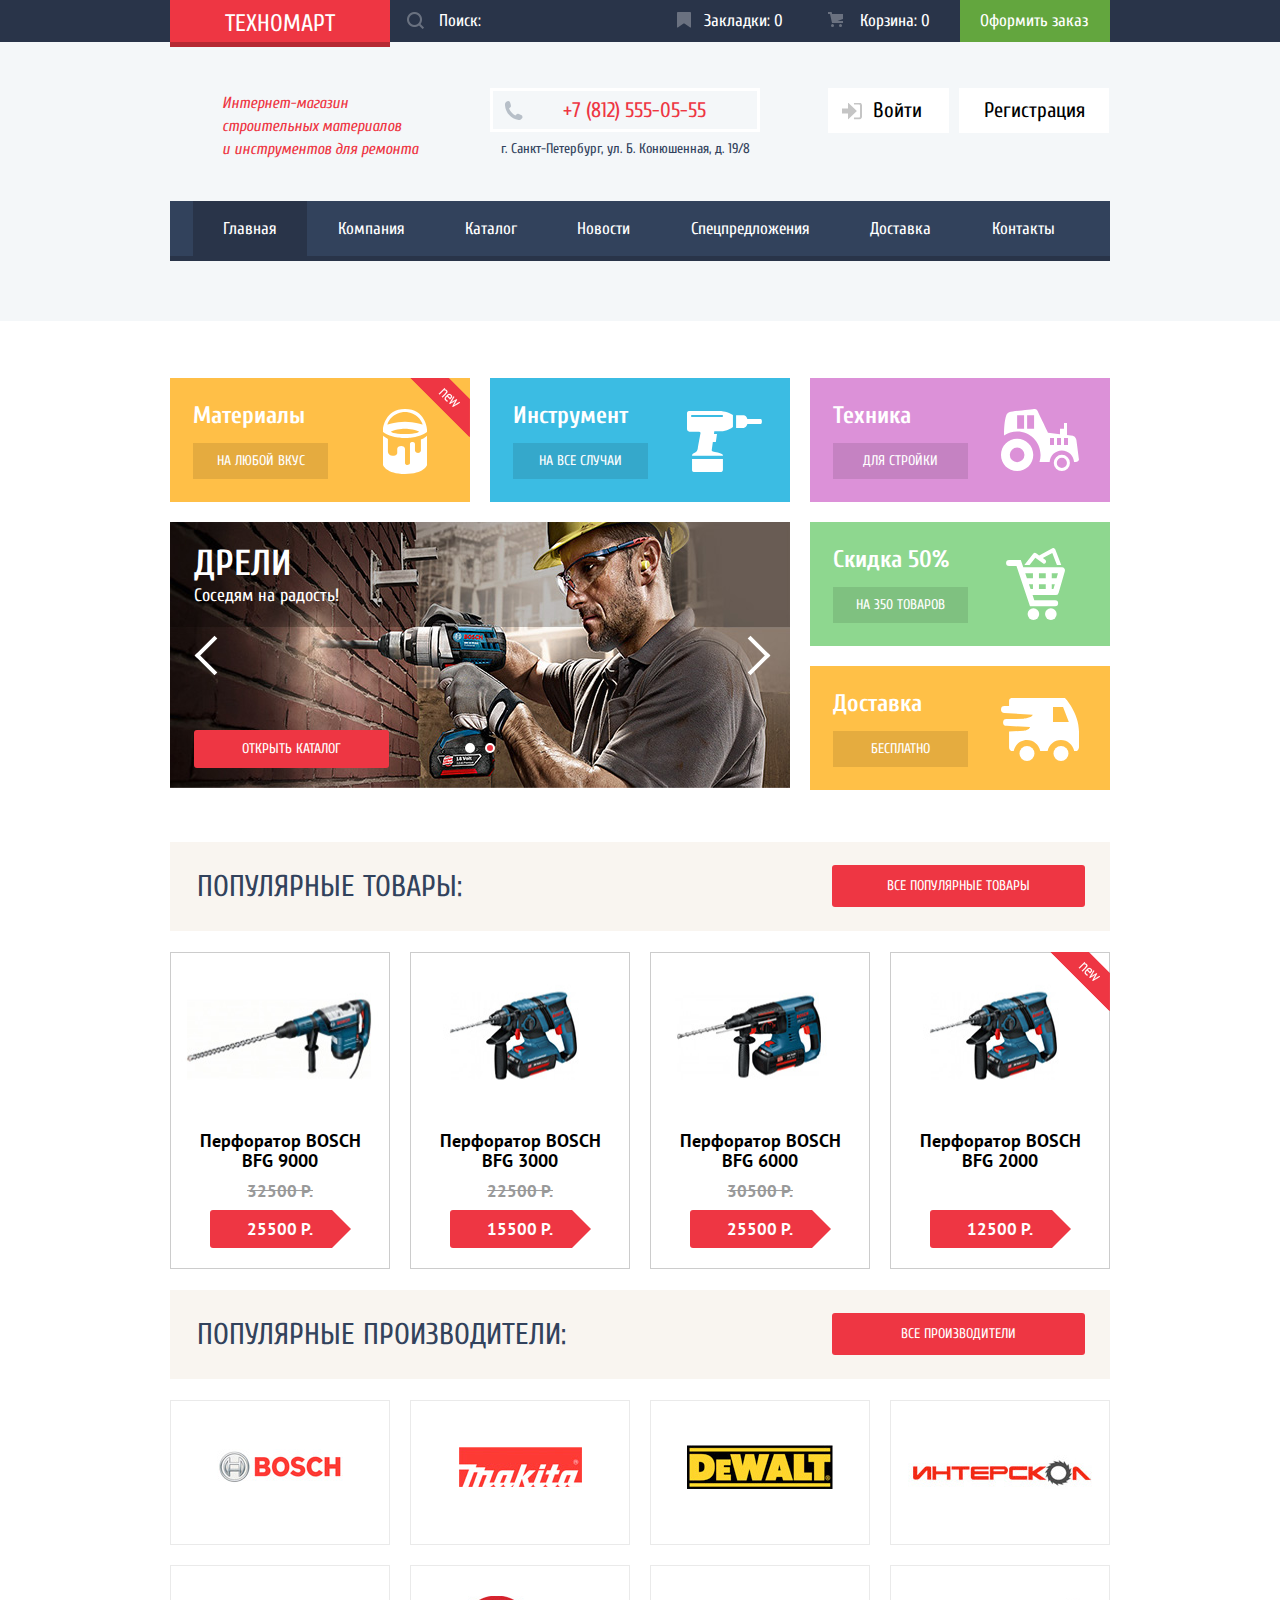
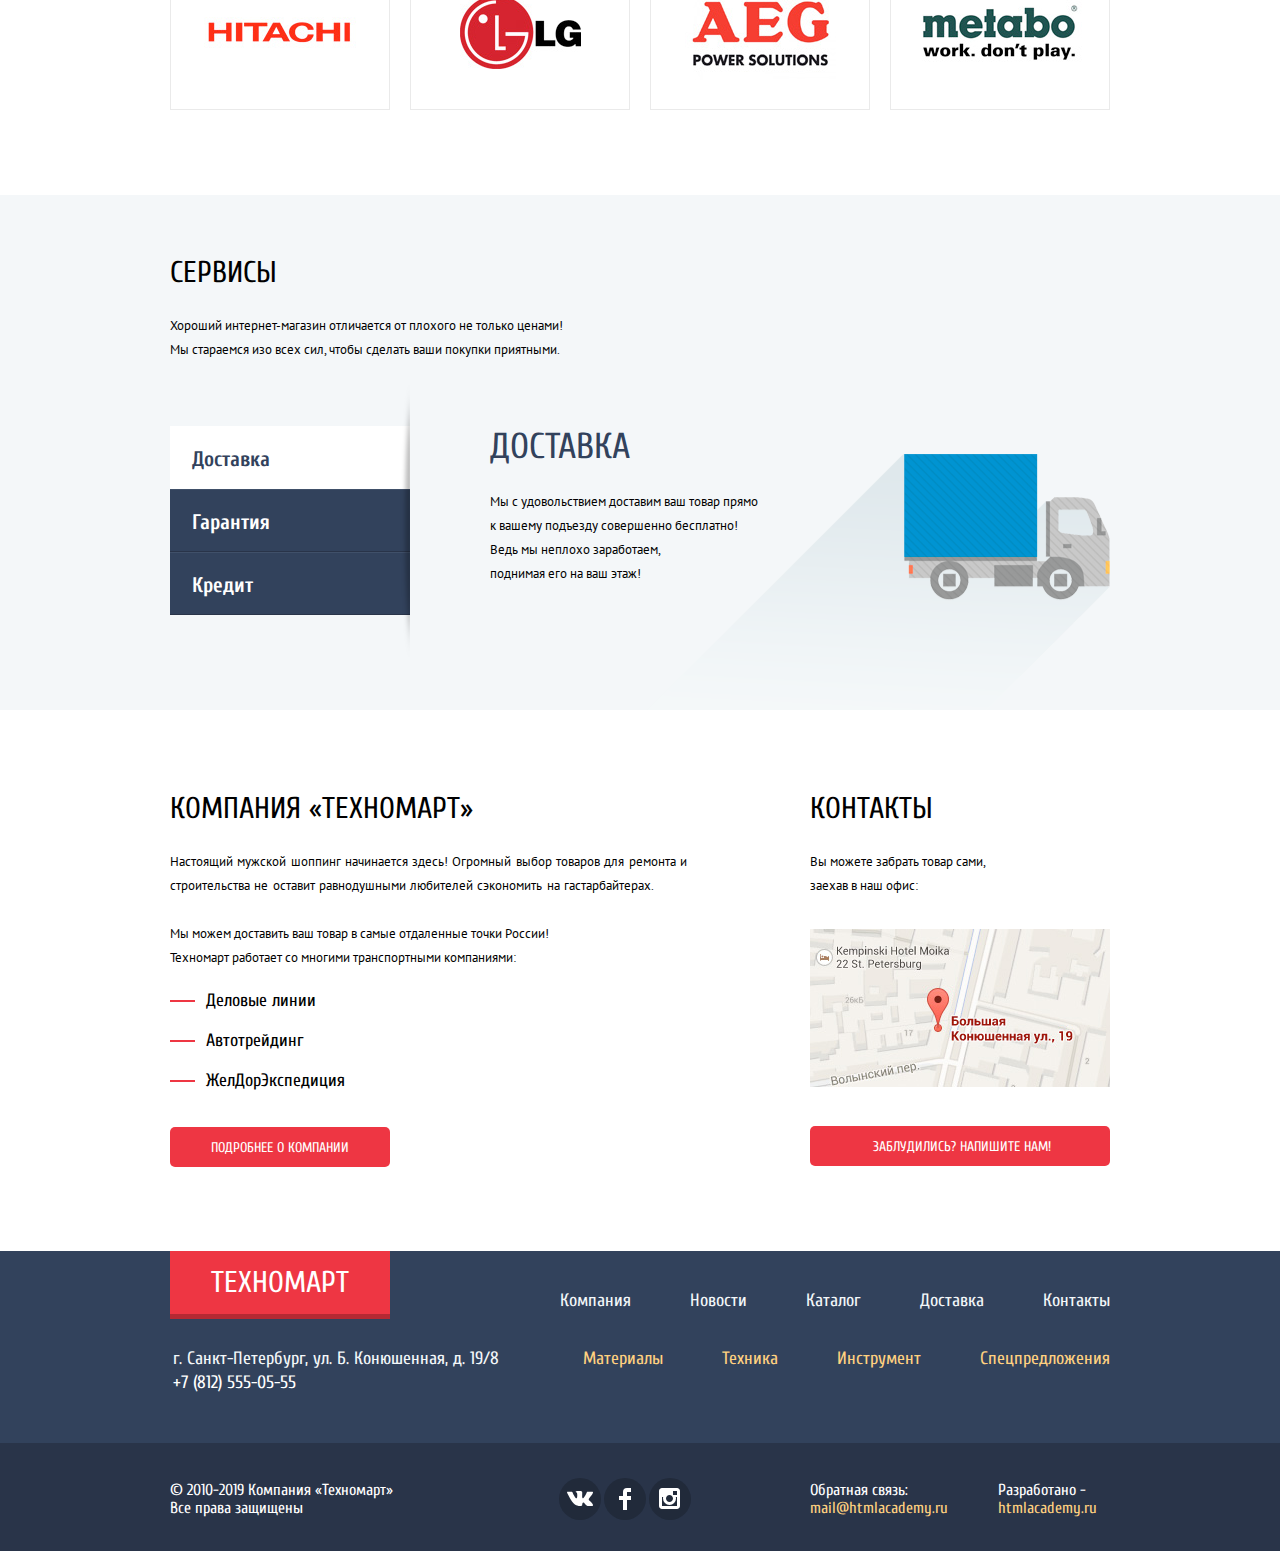
<file: index.html>
<!DOCTYPE html>
<html lang="ru">
  <head>
    <meta charset="utf-8">
    <title>HTML Academy: Техномарт</title>
    <link href="https://fonts.googleapis.com/css?family=Cuprum:400,400i,700,700i%7CPT+Sans:400,400i,700,700i&display=swap&subset=cyrillic" rel="stylesheet">
    <link href="css/normalize.css" rel="stylesheet">
    <link href="css/style.min.css" rel="stylesheet">
  </head>
  <body>
    <header class="main-header">
      <div class="header-top">
        <div class="header-top-wrapper container">
          <a class="logo-header">Техномарт</a>
          <div class="search">
            <form action="https://echo.htmlacademy.ru" method="get" name="search-form">
              <input class="search-field" type="search" id="search" name="search" placeholder="Поиск:" autocomplete="off">
              <label class="search-label" for="search"></label>
            </form>
          </div>
          <a class="bookmarks" href="#">Закладки: 0</a>
          <a class="basket" href="#">Корзина: 0</a>
          <a class="checkout" href="#">Оформить заказ</a>
        </div>
      </div>
      <div class="header-middle container">
        <h1 class="main-title">
          Интернет-магазин
          строительных материалов
          и&nbsp;инструментов для ремонта
        </h1>
        <div class="contacts-info">
          <a class="phone" href="tel:+78125550555">+7 (812) 555-05-55</a>
          <p class="address">г. Санкт-Петербург, ул. Б. Конюшенная, д. 19/8</p>
        </div>
        <div class="user-navigation">
          <div class="login-link">
            <a class="login-back" href="#">Войти</a>
            <a class="register-back" href="#">Регистрация</a>
          </div>
        </div>
      </div>
      <nav class="header-bottom container">
        <ul class="site-navigation">
          <li class="link-item"><a class="site-navigation-link current">Главная</a></li>
          <li class="link-item"><a class="site-navigation-link" href="company.html">Компания</a></li>
          <li class="link-item"><a class="site-navigation-link" href="catalog.html">Каталог</a></li>
          <li class="link-item"><a class="site-navigation-link" href="news.html">Новости</a></li>
          <li class="link-item"><a class="site-navigation-link" href="special-offer.html">Спецпредложения</a></li>
          <li class="link-item"><a class="site-navigation-link" href="delivery.html">Доставка</a></li>
          <li class="link-item"><a class="site-navigation-link" href="contacts.html">Контакты</a></li>
        </ul>
      </nav>
    </header>
    <main>
      <div class="preview container">
        <div class="offers">
          <div class="category category-materials">
          <div class="flag flag-new">новинка</div>
            <h2 class="category-name">Материалы</h2>
            <a class="category-button" href="#">На любой вкус</a>
          </div>
          <div class="category category-tool">
            <h2 class="category-name">Инструмент</h2>
            <a class="category-button" href="#">На все случаи</a>
          </div>
          <div class="category category-equipment">
            <h2 class="category-name">Техника</h2>
            <a class="category-button" href="#">Для стройки</a>
          </div>
          <article class="slider">
            <input type="radio" id="button-1" name="switch">
            <input type="radio" id="button-2" name="switch" checked>
            <div class="slider-controls">
              <label for="button-1"></label>
              <label for="button-2"></label>
            </div>
            <label class="arrow-left" for="button-1"></label>
            <label class="arrow-right" for="button-2"></label>
            <div class="slides">
              <div class="slide">
                <div class="slide-text">
                  <h2 class="slide-title">Перфораторы</h2>
                  <span class="slide-preview">Настоящие мужские игрушки</span>
                  <a class="button slide-button" href="catalog.html">Открыть каталог</a>
                </div>
              </div>
              <div class="slide">
                <div class="slide-text">
                  <h2 class="slide-title">Дрели</h2>
                  <span class="slide-preview">Соседям на радость!</span>
                  <a class="button slide-button" href="catalog.html">Открыть каталог</a>
                </div>
              </div>
            </div>
          </article>
          <div class="category-double">
            <div class="category category-sale">
              <h2 class="category-name">Скидка 50%</h2>
              <a class="category-button" href="#">На 350 товаров</a>
            </div>
            <div class="category category-delivery">
              <h2 class="category-name">Доставка</h2>
              <a class="category-button" href="#">Бесплатно</a>
            </div>
          </div>
        </div>
      </div>
      <div class="popular-products container">
        <div class="popular-goods">
          <div class="popular-back">
            <h2 class="popular-name">Популярные товары:</h2>
            <a class="button popular-button" href="#">Все популярные товары</a>
          </div>
        </div>
        <div class="main-popular-catalog">
          <div class="popular-catalog catalog-item">
            <div class="actions">
              <a href="#" class="buy">Купить</a>
              <a href="#" class="bookmark">В закладки</a>
            </div>
            <div class="image"><img width="218" height="168" src="img/catalog-item/BFG-9000.jpg" alt="Перфоратор BOSCH BFG 3000"></div>
            <div class="title">Перфоратор BOSCH BFG 9000</div>
            <div class="discount">32500 Р.</div>
            <div class="price">25500 Р.</div>
          </div>
          <div class="popular-catalog catalog-item">
            <div class="actions">
              <a href="#" class="buy">Купить</a>
              <a href="#" class="bookmark">В закладки</a>
            </div>
            <div class="image"><img width="218" height="168" src="img/catalog-item/BFG-3000.jpg" alt="Перфоратор BOSCH BFG 3000"></div>
            <div class="title">Перфоратор BOSCH BFG 3000</div>
            <div class="discount">22500 Р.</div>
            <div class="price">15500 Р.</div>
          </div>
          <div class="popular-catalog catalog-item">
            <div class="actions">
              <a href="#" class="buy">Купить</a>
              <a href="#" class="bookmark">В закладки</a>
            </div>
            <div class="image"><img width="218" height="168" src="img/catalog-item/BFG-6000.jpg" alt="Перфоратор BOSCH BFG 6000"></div>
            <div class="title">Перфоратор BOSCH BFG 6000</div>
            <div class="discount">30500 Р.</div>
            <div class="price">25500 Р.</div>
          </div>
          <div class="popular-catalog catalog-item">
            <div class="flag flag-new">новинка</div>
            <div class="actions">
              <a href="#" class="buy">Купить</a>
              <a href="#" class="bookmark">В закладки</a>
            </div>
            <div class="image"><img width="218" height="168" src="img/catalog-item/BFG-2000.jpg" alt="Перфоратор BOSCH BFG 2000"></div>
            <div class="title">Перфоратор BOSCH BFG 2000</div>
            <div class="discount"></div>
            <div class="price">12500 Р.</div>
          </div>
        </div>
      </div>
      <div class="popular-manufacturers container">
        <div class="popular-produce">
          <div class="popular-back">
            <h2 class="popular-name">Популярные производители:</h2>
            <a class="button popular-button" href="#">Все производители</a>
          </div>
        </div>
        <div class="popular-company">
          <a class="banner" href="#bosch">
            <img src="img/catalog-item/bosch.jpg" width="126" height="37" alt="Bosch">
          </a>
          <a class="banner" href="#makita">
            <img src="img/catalog-item/makita.jpg" width="123" height="40" alt="Makita">
          </a>
          <a class="banner" href="#dewalt">
            <img src="img/catalog-item/dewalt.jpg" width="146" height="44" alt="Dewalt">
          </a>
          <a class="banner" href="#interskol">
            <img src="img/catalog-item/interskol.jpg" width="200" height="88" alt="Interskol">
          </a>
          <a class="banner" href="#hitachi">
            <img src="img/catalog-item/hitachi.jpg" width="169" height="31" alt="Hitachi">
          </a>
          <a class="banner" href="#lg">
            <img src="img/catalog-item/lg.jpg" width="121" height="73" alt="LG">
          </a>
          <a class="banner" href="#aeg">
            <img src="img/catalog-item/aeg.jpg" width="151" height="96" alt="AEG">
          </a>
          <a class="banner" href="#matabo">
            <img src="img/catalog-item/metabo.jpg" width="204" height="69" alt="Metabo">
          </a>
        </div>
      </div>
      <div class="main-service">
        <div class="container">
          <section class="service">
            <h2 class="main-heading service-heading">Сервисы</h2>
            <div class="service-annotation">
              <p class="main-paragraph">Хороший интернет-магазин отличается от плохого не только ценами!</p>
              <p class="main-paragraph">Мы стараемся изо всех сил, чтобы сделать ваши покупки приятными.</p>
            </div>
            <div class="service-block">
              <input class="visually-hidden" type="radio" id="btn-1" name="service-switch" checked>
              <input class="visually-hidden" type="radio" id="btn-2" name="service-switch">
              <input class="visually-hidden" type="radio" id="btn-3" name="service-switch">
              <div class="service-switch">
                <label class="switch-button" for="btn-1">Доставка</label>
                <label class="switch-button" for="btn-2">Гарантия</label>
                <label class="switch-button" for="btn-3">Кредит</label>
              </div>
              <div class="service-block-content">
                <div class="service-touch-button deliver">
                  <span>Доставка</span>
                  <p class="main-paragraph">Мы с удовольствием доставим ваш товар прямо<br>
                     к вашему подъезду совершенно бесплатно!</p>
                  <p class="main-paragraph">Ведь мы неплохо заработаем,<br>
                     поднимая его на ваш этаж!</p>
                </div>
                <div class="service-touch-button warranty">
                  <span>Гарантия</span>
                  <p class="main-paragraph">Если купленный товар поломается или заискрит,<br>
                    а также в случае пожара, спровоцированного его возгаранием, вы всегда
                    можете быть уверены в нашей гарантии. Мы обменяем сгоревший товар на новый.</p>
                  <p class="main-paragraph">Дом уж восстановите как нибудь сами.</p>
                </div>
                <div class="service-touch-button credit">
                  <span>Кредит</span>
                  <p class="main-paragraph">Залезть в долговую яму стало проще!</p>
                  <p class="main-paragraph">Кредитные консультанты придут к вам на помощь.</p>
                  <a class="button credit-button" href="#">Отправить заявку</a>
                </div>
              </div>
            </div>
          </section>
        </div>
      </div>
      <div class="main-about container">
        <section class="main-company">
          <h2 class="main-heading">Компания «Техномарт»</h2>
          <div class="content-about">
            <p class="main-paragraph content-paragraph">Настоящий мужской шоппинг начинается здесь! Огромный выбор товаров для ремонта и
               строительства не оставит равнодушными любителей сэкономить на гастарбайтерах.</p>
          </div>
          <div class="content-about">
            <div class="about-paragraph">
              <p class="main-paragraph">Мы можем доставить ваш товар в самые отдаленные точки России!</p>
              <p class="main-paragraph">Техномарт работает со многими транспортными компаниями:</p>
            </div>
            <ul class="list-info">
              <li class="info-title">Деловые линии</li>
              <li class="info-title">Автотрейдинг</li>
              <li class="info-title">ЖелДорЭкспедиция</li>
            </ul>
          </div>
          <a class="button company-button" href="company.html">Подробнее о компании</a>
        </section>
        <section class="main-contacts">
          <h2 class="main-heading">Контакты</h2>
          <div class="content-about">
            <p class="main-paragraph contacts-paragraph">Вы можете забрать товар сами, заехав в наш офис:</p>
          </div>
          <div class="content-about content-map">
            <a class="map-info" href="#">
              <img src="img/catalog-item/map-index.jpg" width="300" height="158" alt="Карта">
            </a>
          </div>
          <a class="button write-us-button" href="write-us.html">Заблудились? Напишите нам!</a>
        </section>
      </div>
    </main>
    <footer class="main-footer">
      <div class="footer-top container">
        <div class="logo-address">
          <a class="logo-footer" href="index.html">Техномарт</a>
          <div class="address-footer">
            <p>
              г. Санкт-Петербург, ул. Б. Конюшенная, д. 19/8
              <a class="footer-phone" href="tel:+78125550555">+7 (812) 555-05-55</a>
            </p>
          </div>
        </div>
        <div class="footer-navigation-item">
          <ul class="footer-navigation">
            <li class="link-footer"><a href="company.html">Компания</a></li>
            <li class="link-footer"><a href="news.html">Новости</a></li>
            <li class="link-footer"><a href="catalog.html">Каталог</a></li>
            <li class="link-footer"><a href="delivery.html">Доставка</a></li>
            <li class="link-footer"><a href="contacts.html">Контакты</a></li>
          </ul>
          <ul class="footer-item">
            <li class="link-footer"><a href="materials.html">Материалы</a></li>
            <li class="link-footer"><a href="equipment.html">Техника</a></li>
            <li class="link-footer"><a href="tool.html">Инструмент</a></li>
            <li class="link-footer"><a href="special-offer.html">Спецпредложения</a></li>
          </ul>
        </div>
      </div>
      <div class="footer-bottom">
        <div class="footer-bottom-wrapper container">
          <div class="footer-copyright">
            <p class="copyright-top">© 2010-2019 Компания «Техномарт»</p>
            <p class="copyright-bottom">Все права защищены</p>
          </div>
          <div class="footer-social">
            <ul class="social-container">
              <li><a class="social-button social-vk" href="#"><span class="visually-hidden">Вконтакте</span></a></li>
              <li><a class="social-button social-fb" href="#"><span class="visually-hidden">Фейсбук</span></a></li>
              <li><a class="social-button social-insta" href="#"><span class="visually-hidden">Инстаграм</span></a></li>
            </ul>
          </div>
          <div class="feedback">
            <p class="copyright-top">Обратная связь:</p>
            <a class="copyright-bottom" href="mailto:mail@htmlacademy.ru">mail@htmlacademy.ru</a>
          </div>
          <div class="produced">
            <p class="copyright-top"> Разработано -</p>
            <a class="copyright-bottom" href="https://htmlacademy.ru/intensive/htmlcss">htmlacademy.ru</a>
          </div>
        </div>
      </div>
    </footer>

    <section class="modal modal-write-us">
      <h2 class="visually-hidden">Напишите нам</h2>
      <button class="modal-close-write" type="button"></button>
      <form class="write-us-form" action="https://echo.htmlacademy.ru" method="post">
        <div class="answer-form">
          <div class="write-to-us">
            <label class="write-us" for="write-us-user-name">Ваше имя:</label>
            <input class="write-us-name" type="text" name="user-name" id="write-us-user-name" placeholder="Имя Фамилия">
          </div>
          <div class="write-to-us">
            <label class="write-us" for="write-us-user-email">Ваш email:</label>
            <input class="write-us-email" type="email" name="user-email" id="write-us-user-email" placeholder="email@example.com">
          </div>
          <div class="write-to-us">
            <label class="write-us" for="write-us-user-text">Текст письма:</label>
            <textarea class="write-us-text" name="user-text" id="write-us-user-text" rows="6" cols="65" placeholder="В свободной форме"></textarea>
          </div>
        </div>
        <div class="form-button">
          <button class="button modal-send" type="submit">Отправить</button>
        </div>
      </form>

    </section>
    <section class="modal modal-map">
      <h2 class="visually-hidden">Как до нас добраться</h2>
      <iframe src="https://www.google.com/maps/embed?pb=!1m18!1m12!1m3!1d1998.6033151375948!2d30.322729246910743!3d59.938724315376355!2m3!1f0!2f0!3f0!3m2!1i1024!2i768!4f13.1!3m3!1m2!1s0x4696310fca5ba729%3A0xea9c53d4493c879f!2z0JHQvtC70YzRiNCw0Y8g0JrQvtC90Y7RiNC10L3QvdCw0Y8g0YPQuy4sIDE5LCDQodCw0L3QutGCLdCf0LXRgtC10YDQsdGD0YDQsywgMTkxMTg2!5e0!3m2!1sru!2sru!4v1562100159931!5m2!1sru!2sru" width="940" height="446" style="border:0" allowfullscreen></iframe>
      <button class="modal-close-map" type="button"></button>
    </section>

    <section class="modal modal-added-to-cart">
      <div class="modal-added">
        <span class="icon-added"></span>
        <span class="added-to-cart">
          Товар добавлен в корзину!
        </span>
        <button class="modal-close-buy" type="button"></button>
      </div>
      <div class="modal-checkout">
        <div class="block-checkout">
          <a class="button-checkout" href="#">Оформить заказ</a>
          <button class="modal-continue" type="button">Продолжить покупки</button>
        </div>
      </div>
    </section>

    <script src="js/script.min.js"></script>
  </body>
</html>
</file>
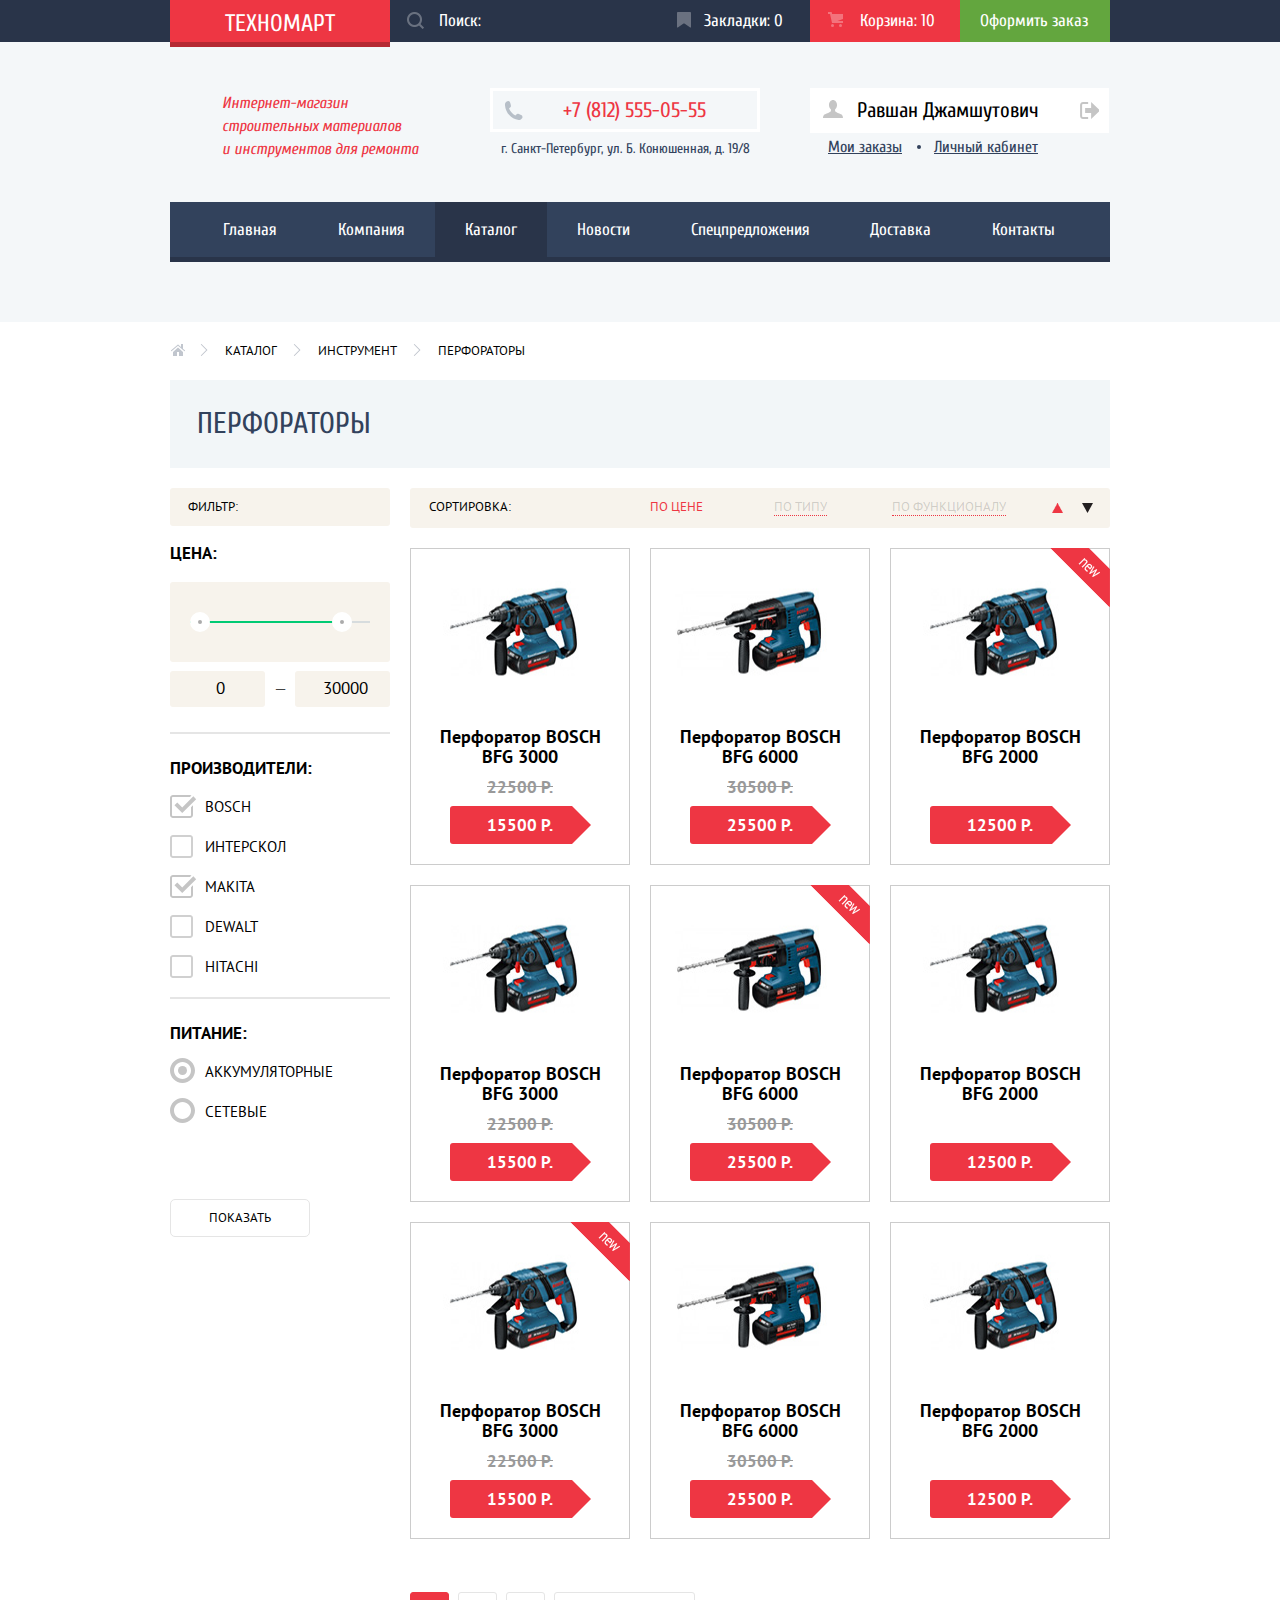
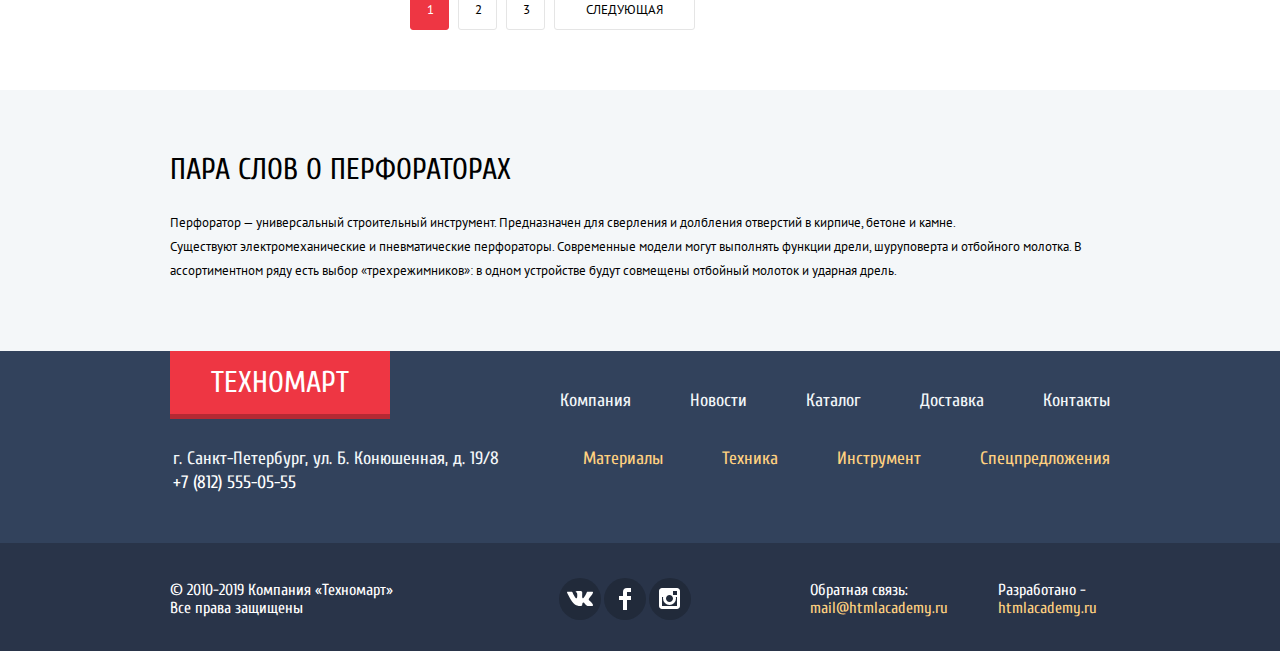
<file: catalog.html>
<!DOCTYPE html>
<html lang="ru">
  <head>
    <meta charset="utf-8">
    <title>HTML Academy: Техномарт</title>
    <link href="https://fonts.googleapis.com/css?family=Cuprum:400,400i,700,700i%7CPT+Sans:400,400i,700,700i&display=swap&subset=cyrillic" rel="stylesheet">
    <link href="css/normalize.css" rel="stylesheet">
    <link href="css/style.min.css" rel="stylesheet">
  </head>
  <body>
    <header class="main-header">
      <div class="header-top">
        <div class="header-top-wrapper container">
          <a class="logo-header" href="index.html">Техномарт</a>
          <div class="search">
            <form action="https://echo.htmlacademy.ru" method="get" name="search-form">
              <input class="search-field" type="search" id="search" name="search" placeholder="Поиск:" autocomplete="off">
              <label class="search-label" for="search"></label>
            </form>
          </div>
          <a class="bookmarks" href="#">Закладки: 0</a>
          <a class="basket-full" href="#">Корзина: 10</a>
          <a class="checkout" href="#">Оформить заказ</a>
        </div>
      </div>
      <div class="header-middle container">
        <h1 class="main-title">
          Интернет-магазин
          строительных материалов
          и&nbsp;инструментов для ремонта
        </h1>
        <div class="contacts-info">
          <a class="phone" href="tel:+78125550555">+7 (812) 555-05-55</a>
          <p class="address">г. Санкт-Петербург, ул. Б. Конюшенная, д. 19/8</p>
        </div>
        <ul class="user-navigation">
          <li class="user-loged">
            <a class="loged" href="#">Равшан Джамшутович</a>
            <a class="log-out" href="#"></a>
          </li>
          <li class="info-client">
            <a class="my-orders" href="#">Мои заказы</a>
            <a class="cabinet" href="#">Личный кабинет</a>
          </li>
        </ul>
      </div>
      <nav class="header-bottom container">
        <ul class="site-navigation">
          <li class="link-item"><a class="site-navigation-link" href="index.html">Главная</a></li>
          <li class="link-item"><a class="site-navigation-link" href="company.html">Компания</a></li>
          <li class="link-item"><a class="site-navigation-link current">Каталог</a></li>
          <li class="link-item"><a class="site-navigation-link" href="news.html">Новости</a></li>
          <li class="link-item"><a class="site-navigation-link" href="special-offer.html">Спецпредложения</a></li>
          <li class="link-item"><a class="site-navigation-link" href="delivery.html">Доставка</a></li>
          <li class="link-item"><a class="site-navigation-link" href="contacts.html">Контакты</a></li>
        </ul>
      </nav>
    </header>

    <main class="inner-page">
      <div class="container">
        <ul class="breadcrumbs">
          <li class="breadcrumbs-item breadcrumbs-index"><a class="main-breadcrumbs" href="index.html"><span class="visually-hidden">Главная</span></a></li>
          <li class="breadcrumbs-item breadcrumbs-catalog"><a class="main-breadcrumbs " href="catalog.html">Каталог</a></li>
          <li class="breadcrumbs-item breadcrumbs-tool"><a class="main-breadcrumbs" href="#">Инструмент</a></li>
          <li class="breadcrumbs-item breadcrumbs-perforators"><a class="main-breadcrumbs">Перфораторы</a></li>
        </ul>
        <h2 class="catalog-heading">Перфораторы</h2>
        <div class="catalog-columns">
          <section class="filter-search">
            <h2 class="visually-hidden">Фильтр товаров</h2>
            <form class="filter" action="https://echo.htmlacademy.ru" method="get">
              <div class="filters">
                <span>Фильтр:</span>
              </div>
              <div class="price-to">
                <h3 class="price-name">Цена:</h3>
                <div class="band-controls">
                  <div class="scale">
                    <div class="bar"></div>
                  </div>
                  <div class="switch min-switch"></div>
                  <div class="switch max-switch"></div>
                </div>
              </div>
              <div class="price-controls">
                <input class="price-min" name="price-min" type="text" value="0">
                <span class="dotted-line">—</span>
                <input class="price-max" name="price-max" type="text" value="30000">
              </div>
              <hr class="divider">
              <div class="manufacturers">
                <fieldset>
                  <legend>Производители:</legend>
                  <ul>
                    <li class="filter-option">
                      <input class="visually-hidden filter-input filter-input-checkbox" type="checkbox" name="bosch" id="filter-bosch" checked>
                      <label for="filter-bosch">Bosch</label>
                    </li>
                    <li class="filter-option">
                      <input class="visually-hidden filter-input filter-input-checkbox" type="checkbox" name="interskol" id="filter-interskol">
                      <label for="filter-interskol">Интерскол</label>
                    </li>
                    <li class="filter-option">
                      <input class="visually-hidden filter-input filter-input-checkbox" type="checkbox" name="makita" id="filter-makita" checked>
                      <label for="filter-makita">Makita</label>
                    </li>
                    <li class="filter-option">
                      <input class="visually-hidden filter-input filter-input-checkbox" type="checkbox" name="dewalt" id="filter-dewalt">
                      <label for="filter-dewalt">Dewalt</label>
                    </li>
                    <li class="filter-option">
                      <input class="visually-hidden filter-input filter-input-checkbox" type="checkbox" name="hitachi" id="filter-hitachi">
                      <label for="filter-hitachi">Hitachi</label>
                    </li>
                  </ul>
                </fieldset>
              </div>
              <hr class="divider">
              <div class="nutrition">
                <fieldset>
                  <legend>Питание:</legend>
                  <ul>
                    <li class="filter-option">
                      <input class="visually-hidden filter-input filter-input-radio" type="radio" name="product-group" value="recharge" id="filter-rechargeable" checked>
                      <label for="filter-rechargeable">Аккумуляторные</label>
                    </li>
                    <li class="filter-option">
                      <input class="visually-hidden filter-input filter-input-radio" type="radio" name="product-group" value="network" id="filter-networked">
                      <label for="filter-networked">Сетевые</label>
                    </li>
                  </ul>
                </fieldset>
              </div>
              <button class="filter-button button" type="submit">Показать</button>
            </form>
          </section>
          <section class="catalog">
            <div class="sorting">
              <span class="sort-title">Сортировка:</span>
              <ul class="sort-list">
                <li class="to-price">
                  <a class="sort-link check">По цене</a>
                </li>
                <li class="to-type">
                  <a class="sort-link" href="#">По типу</a>
                </li>
                <li class="to-function">
                  <a class="sort-link" href="#">По функционалу</a>
                </li>
                <li class="to-up">
                  <a class="sort-up check" href="#"></a>
                </li>
                <li class="to-down">
                  <a class="sort-down" href="#"></a>
                </li>
              </ul>
            </div>
            <div class="catalog-items">
              <div class="catalog-item">
                <div class="actions">
                  <a href="#" class="buy">Купить</a>
                  <a href="#" class="bookmark">В закладки</a>
                </div>
                <div class="image"><img width="218" height="168" src="img/catalog-item/BFG-3000.jpg" alt="Перфоратор BOSCH BFG 3000"></div>
                <div class="title">Перфоратор BOSCH BFG 3000</div>
                <div class="discount">22500 Р.</div>
                <div class="price">15500 Р.</div>
              </div>
              <div class="catalog-item">
                <div class="actions">
                  <a href="#" class="buy">Купить</a>
                  <a href="#" class="bookmark">В закладки</a>
                </div>
                <div class="image"><img width="218" height="168" src="img/catalog-item/BFG-6000.jpg" alt="Перфоратор BOSCH BFG 6000"></div>
                <div class="title">Перфоратор BOSCH BFG 6000</div>
                <div class="discount">30500 Р.</div>
                <div class="price">25500 Р.</div>
              </div>
              <div class="catalog-item">
                <div class="flag flag-new">новинка</div>
                <div class="actions">
                  <a href="#" class="buy">Купить</a>
                  <a href="#" class="bookmark">В закладки</a>
                </div>
                <div class="image"><img width="218" height="168" src="img/catalog-item/BFG-2000.jpg" alt="Перфоратор BOSCH BFG 2000"></div>
                <div class="title">Перфоратор BOSCH BFG 2000</div>
                <div class="discount"></div>
                <div class="price">12500 Р.</div>
              </div>
              <div class="catalog-item">
                <div class="actions">
                  <a href="#" class="buy">Купить</a>
                  <a href="#" class="bookmark">В закладки</a>
                </div>
                <div class="image"><img width="218" height="168" src="img/catalog-item/BFG-3000.jpg" alt="Перфоратор BOSCH BFG 3000"></div>
                <div class="title">Перфоратор BOSCH BFG 3000</div>
                <div class="discount">22500 Р.</div>
                <div class="price">15500 Р.</div>
              </div>
              <div class="catalog-item">
                <div class="flag flag-new">новинка</div>
                <div class="actions">
                  <a href="#" class="buy">Купить</a>
                  <a href="#" class="bookmark">В закладки</a>
                </div>
                <div class="image"><img width="218" height="168" src="img/catalog-item/BFG-6000.jpg" alt="Перфоратор BOSCH BFG 6000"></div>
                <div class="title">Перфоратор BOSCH BFG 6000</div>
                <div class="discount">30500 Р.</div>
                <div class="price">25500 Р.</div>
              </div>
              <div class="catalog-item">
                <div class="actions">
                  <a href="#" class="buy">Купить</a>
                  <a href="#" class="bookmark">В закладки</a>
                </div>
                <div class="image"><img width="218" height="168" src="img/catalog-item/BFG-2000.jpg" alt="Перфоратор BOSCH BFG 2000"></div>
                <div class="title">Перфоратор BOSCH BFG 2000</div>
                <div class="discount"></div>
                <div class="price">12500 Р.</div>
              </div>
              <div class="catalog-item">
                <div class="flag flag-new">новинка</div>
                <div class="actions">
                  <a href="#" class="buy">Купить</a>
                  <a href="#" class="bookmark">В закладки</a>
                </div>
                <div class="image"><img width="218" height="168" src="img/catalog-item/BFG-3000.jpg" alt="Перфоратор BOSCH BFG 3000"></div>
                <div class="title">Перфоратор BOSCH BFG 3000</div>
                <div class="discount">22500 Р.</div>
                <div class="price">15500 Р.</div>
              </div>
              <div class="catalog-item">
                <div class="actions">
                  <a href="#" class="buy">Купить</a>
                  <a href="#" class="bookmark">В закладки</a>
                </div>
                <div class="image"><img width="218" height="168" src="img/catalog-item/BFG-6000.jpg" alt="Перфоратор BOSCH BFG 6000"></div>
                <div class="title">Перфоратор BOSCH BFG 6000</div>
                <div class="discount">30500 Р.</div>
                <div class="price">25500 Р.</div>
              </div>
              <div class="catalog-item">
                <div class="actions">
                  <a href="#" class="buy">Купить</a>
                  <a href="#" class="bookmark">В закладки</a>
                </div>
                <div class="image"><img width="218" height="168" src="img/catalog-item/BFG-2000.jpg" alt="Перфоратор BOSCH BFG 2000"></div>
                <div class="title">Перфоратор BOSCH BFG 2000</div>
                <div class="discount"></div>
                <div class="price">12500 Р.</div>
              </div>
            </div>
            <div class="page">
              <a class="previous active-page">1</a>
              <a class="previous" href="#">2</a>
              <a class="previous" href="#">3</a>
              <a class="following" href="#">Следующая</a>
            </div>
          </section>
        </div>
      </div>
      <article class="about">
        <div class="container">
          <div class="about-product">
            <h2 class="main-heading">Пара слов о перфораторах</h2>
            <p class="main-paragraph">
              Перфоратор — универсальный строительный инструмент.
              Предназначен для сверления и долбления отверстий в кирпиче, бетоне и камне.
            </p>
            <p class="main-paragraph">Существуют электромеханические и пневматические перфораторы.
               Современные модели могут выполнять функции дрели, шуруповерта и отбойного молотка.
               В ассортиментном ряду есть выбор «трехрежимников»: в одном устройстве будут совмещены отбойный молоток и ударная дрель.
            </p>
          </div>
        </div>
      </article>
    </main>
    <footer class="main-footer">
      <div class="footer-top container">
        <div class="logo-address">
          <a class="logo-footer" href="index.html">Техномарт</a>
          <div class="address-footer">
            <p>
              г. Санкт-Петербург, ул. Б. Конюшенная, д. 19/8
              <a class="footer-phone" href="tel:+78125550555">+7 (812) 555-05-55</a>
            </p>
          </div>
        </div>
        <div class="footer-navigation-item">
          <ul class="footer-navigation">
            <li class="link-footer"><a href="company.html">Компания</a></li>
            <li class="link-footer"><a href="news.html">Новости</a></li>
            <li class="link-footer"><a href="catalog.html">Каталог</a></li>
            <li class="link-footer"><a href="delivery.html">Доставка</a></li>
            <li class="link-footer"><a href="contacts.html">Контакты</a></li>
          </ul>
          <ul class="footer-item">
            <li class="link-footer"><a href="materials.html">Материалы</a></li>
            <li class="link-footer"><a href="equipment.html">Техника</a></li>
            <li class="link-footer"><a href="tool.html">Инструмент</a></li>
            <li class="link-footer"><a href="special-offer.html">Спецпредложения</a></li>
          </ul>
        </div>
      </div>
      <div class="footer-bottom">
        <div class="footer-bottom-wrapper container">
          <div class="footer-copyright">
            <p class="copyright-top">© 2010-2019 Компания «Техномарт»</p>
            <p class="copyright-bottom">Все права защищены</p>
          </div>
          <div class="footer-social">
            <ul class="social-container">
              <li><a class="social-button social-vk" href="#"><span class="visually-hidden">Вконтакте</span></a></li>
              <li><a class="social-button social-fb" href="#"><span class="visually-hidden">Фейсбук</span></a></li>
              <li><a class="social-button social-insta" href="#"><span class="visually-hidden">Инстаграм</span></a></li>
            </ul>
          </div>
          <div class="feedback">
            <p class="copyright-top">Обратная связь:</p>
            <a class="copyright-bottom" href="mailto:mail@htmlacademy.ru">mail@htmlacademy.ru</a>
          </div>
          <div class="produced">
            <p class="copyright-top"> Разработано -</p>
            <a class="copyright-bottom" href="https://htmlacademy.ru/intensive/htmlcss">htmlacademy.ru</a>
          </div>
        </div>
      </div>
    </footer>

    <section class="modal modal-added-to-cart">
      <div class="modal-added">
        <span class="icon-added"></span>
        <span class="added-to-cart">
          Товар добавлен в корзину!
        </span>
        <button class="modal-close-buy" type="button"></button>
      </div>
      <div class="modal-checkout">
        <div class="block-checkout">
          <a class="button-checkout" href="#">Оформить заказ</a>
          <button class="modal-continue" type="button">Продолжить покупки</button>
        </div>
      </div>
    </section>

    <script src="js/script.min.js"></script>
  </body>
</html>
</file>
<file: css/style.min.css>
body{margin:0;padding:0;color:#000;font-size:18px;line-height:24px;font-family:Cuprum,Arial,sans-serif}.container{width:960px;padding:0 10px;margin:0 auto;-webkit-box-sizing:border-box;box-sizing:border-box}.visually-hidden:not(:focus):not(:active),input[type=checkbox].visually-hidden,input[type=radio].visually-hidden{position:absolute;width:1px;height:1px;margin:-1px;border:0;padding:0;white-space:nowrap;-webkit-clip-path:inset(100%);clip-path:inset(100%);clip:rect(0 0 0 0);overflow:hidden}.main-header{background-color:#f4f7f9}.header-top{color:#fff;background-color:#293449}.header-top-wrapper{display:-webkit-box;display:-ms-flexbox;display:flex}.logo-header{position:relative;width:165px;padding:12px 0 6px 55px;font-size:24px;line-height:24px;color:#fff;text-transform:uppercase;text-decoration:none;text-align:left;background-color:#ee3643;cursor:pointer;-webkit-user-select:none;-moz-user-select:none;-ms-user-select:none;user-select:none}.logo-header::after{position:absolute;content:"";top:100%;left:0;width:100%;height:5px;background-color:#ee3643;-webkit-box-shadow:inset 0 -5px 0 0 rgba(0,0,0,.24);box-shadow:inset 0 -5px 0 0 rgba(0,0,0,.24)}.logo-header:hover{color:#fff;background-color:#ca2c37}.logo-header:active{color:#fff;background-color:#ba2732}.search{position:relative;display:block;width:270px}.search-field{width:100%;padding:12px 0 12px 49px;font-size:17px;line-height:18px;font-weight:400;font-style:normal;font-family:Cuprum,Arial,sans-serif;color:#fff;background-color:#293449;border:none;cursor:pointer}.search-field:hover{background:#212a3a;border:none}.search-field:focus{color:#000;background:#fff;outline:0}.search-field:hover+.search-label{background:url(../img/icon/icon-search.svg) no-repeat;background-position:0 0}.search-field:focus+.search-label{background:url(../img/icon/icon-search-2.png) no-repeat;background-position:0 0}.search-field::-webkit-input-placeholder{color:#fff;opacity:1}.search-field::-moz-placeholder{color:#fff;opacity:1}.search-field:-moz-placeholder{color:#fff;opacity:1}.search-field:-ms-input-placeholder{color:#fff;opacity:1}.search-field:focus::-webkit-input-placeholder{color:#000;opacity:1}.search-field:focus::-moz-placeholder{color:#000;opacity:1}.search-field:focus:-moz-placeholder{color:#000;opacity:1}.search-field:focus:-ms-input-placeholder{color:#000;opacity:1}.search-label{position:absolute;top:12px;left:17px;z-index:20;width:20px;height:20px;background-image:url(../img/icon/icon-search-1.png);background-repeat:no-repeat;background-position:0 0;cursor:pointer}.basket,.bookmarks{background-color:#293449}.basket,.bookmarks,.checkout{font-size:17px;line-height:18px;text-decoration:none;color:#fff;width:150px;padding:12px;-webkit-box-sizing:border-box;box-sizing:border-box}.basket-full{font-size:17px;line-height:18px;text-decoration:none;color:#fff;width:150px;padding:12px;-webkit-box-sizing:border-box;box-sizing:border-box;background-color:#ee3643;padding-left:50px}.bookmarks{padding-left:44px}.basket{padding-left:50px}.checkout{padding-left:20px}.basket:hover,.bookmarks:hover{color:#fff;background-color:#212a3a}.basket-full:hover{background-color:#ca2c37}.basket-full:active{background-color:#ba2732;opacity:.6}.basket:active,.bookmarks:active{color:#fff;opacity:.6;background-color:#161d29}.header-top-wrapper .basket,.header-top-wrapper .basket-full,.header-top-wrapper .bookmarks{position:relative}.bookmarks::before{content:"";position:absolute;left:17px;width:14px;height:16px;background-image:url(../img/icon/icon-bookmark.svg);background-repeat:no-repeat;background-position:0 0;opacity:.3}.basket::before{content:"";position:absolute;left:18px;width:15px;height:15px;background-image:url(../img/icon/icon-cart.svg);background-repeat:no-repeat;background-position:0 0;opacity:.3}.basket-full::before{content:"";position:absolute;left:18px;width:15px;height:15px;background-image:url(../img/icon/icon-cart.svg);background-repeat:no-repeat;background-position:0 0;opacity:.3}.basket-full:hover::before,.basket:hover::before,.bookmarks:hover::before{opacity:1}.basket-full:active::before,.basket:active::before,.bookmarks:active::before{opacity:.5}.checkout{background-color:#63a63e}.checkout:hover{background-color:#5fbb2d}.checkout:active{color:rgba(255,255,255,.5);background-color:#518534}.checkout:focus{background-color:#63a63e}.header-middle{display:-webkit-box;display:-ms-flexbox;display:flex;padding:46px 10px 40px 10px}.main-title{width:197px;color:#ee3643;font-size:16px;font-weight:400;line-height:23px;font-style:italic;margin:4px 71px 0 52px}.contacts-info{margin:0 50px 0 0}.contacts-info .phone{position:relative}.phone{display:block;width:270px;margin:0 0 5px 0;padding:9px 10px 8px 70px;color:#ee3643;font-size:21px;line-height:21px;text-decoration:none;border:3px solid #fff;-webkit-box-sizing:border-box;box-sizing:border-box}.phone::before{content:"";position:absolute;top:10px;left:11px;width:19px;height:19px;background-image:url(../img/icon/icon-phone.svg);background-repeat:no-repeat;background-position:0 0}.address{width:270px;margin:0;color:#32425c;font-size:14px;line-height:24px;text-align:center}.user-navigation{padding:0;margin:0}.login-link{display:-webkit-box;display:-ms-flexbox;display:flex;list-style:none;text-align:right;margin:0 0 0 18px}.login-link a{text-decoration:none}.login-link .login-back{position:relative}.login-back{display:block;font-size:21px;line-height:21px;width:121px;margin:0 10px 0 0;padding:12px 27px 12px 14px;-webkit-box-sizing:border-box;box-sizing:border-box}.login-back::before{content:"";position:absolute;left:14px;top:50%;-webkit-transform:translateY(-50%);-ms-transform:translateY(-50%);transform:translateY(-50%);width:20px;height:17px;background-image:url(../img/icon/icon-login.svg);background-repeat:no-repeat;background-position:0 0}.login-back:hover::before{background-image:url(../img/icon/icon-login-2.svg)}.login-back:active::before{background-image:url(../img/icon/icon-login.svg)}.register-back{display:block;font-size:21px;line-height:21px;width:150px;padding:12px 14px 12px 14px;-webkit-box-sizing:border-box;box-sizing:border-box;text-align:center}.login-back,.register-back{color:#000;background-color:#fff}.login-back:hover,.register-back:hover{color:#ee3643}.login-back:active,.register-back:active{color:rgba(0,0,0,.3)}.header-bottom{padding-bottom:60px;margin-bottom:20px}.site-navigation{display:-webkit-box;display:-ms-flexbox;display:flex;padding:0 25px 0 23px;margin:0;color:#fff;background-color:#32425c;-webkit-box-shadow:inset 0 -5px 0 0 #293449;box-shadow:inset 0 -5px 0 0 #293449;list-style:none;-ms-flex-pack:distribute;justify-content:space-around;text-align:center;font-size:17px;line-height:17px}.link-item{-webkit-box-flex:1;-ms-flex-positive:1;flex-grow:1}.site-navigation-link{display:block;padding:19px 29px 24px 29px;color:#fff;text-decoration:none}.site-navigation-link.current{background-color:#293449}.site-navigation-link:hover{background-color:#293449}.site-navigation-link:active{color:rgba(255,255,255,.5);background-color:#1d2739}.button{font-size:14px;line-height:18px;background-color:#ee3643;text-transform:uppercase;text-align:center;text-decoration:none;border-radius:5px}.info-client,.user-loged{list-style:none}.user-loged{position:relative;width:299px;background-color:#fff;margin:0 1px 5px 0}.user-loged a{text-decoration:none}.loged{display:block;padding:12px 30px 12px 47px;color:#000;font-size:21px;line-height:21px;font-weight:400}.loged:active{color:rgba(0,0,0,.3)}.loged::before{content:"";position:absolute;left:13px;width:20px;height:18px;background-image:url(../img/icon/icon-user.svg);background-repeat:no-repeat;background-position:0 0}.log-out::after{content:"";position:absolute;right:10px;bottom:14px;width:20px;height:17px;background-image:url(../img/icon/icon-logout.svg);background-repeat:no-repeat;background-position:0 0}.loged:hover::before{background-image:url(../img/icon/icon-user-2.svg)}.log-out:hover::after{background-image:url(../img/icon/icon-logout-2.svg)}.loged:active::before{background-image:url(../img/icon/icon-user.svg)}.log-out:active::after{background-image:url(../img/icon/icon-logout.svg)}.info-client{position:relative;padding:0 0 0 18px}.cabinet,.my-orders{display:inline-block;vertical-align:top;color:#32425c;font-size:16px;line-height:18px;-webkit-box-sizing:border-box;box-sizing:border-box}.my-orders{position:relative;margin-right:27px}.cabinet:hover,.my-orders:hover{color:#ee3643}.cabinet:active,.my-orders:active{color:rgba(50,66,92,.3)}.my-orders::after{content:"";position:absolute;top:7px;right:-19px;width:4px;height:4px;background-color:#32425c;border-radius:50%;background-position:0 0}.preview{margin-top:57px}.offers{display:-webkit-box;display:-ms-flexbox;display:flex;-ms-flex-wrap:wrap;flex-wrap:wrap;margin-bottom:52px}.offers .flag{position:absolute;top:0;right:0;width:60px;height:60px;text-indent:-1000px;overflow:hidden;z-index:20}.offers .flag-new{background:url(../img/catalog-item/new-flag.png) no-repeat 0 0}.category{width:300px;display:block;position:relative;padding:23px 130px 23px 23px;-webkit-box-sizing:border-box;box-sizing:border-box}.category-name{font-size:24px;line-height:30px;color:#fff;margin:0;margin-bottom:12px}.category-button{display:block;font-size:14px;line-height:18px;padding:9px 0 9px 0;text-align:center;text-decoration:none;text-transform:uppercase;max-width:135px;background-color:rgba(0,0,0,.1);color:rgba(255,255,255,1)}.category-button:hover{background-color:rgba(0,0,0,.2)}.category-button:active{background-color:rgba(0,0,0,.3)}.category-materials{background-color:#ffbf47;margin:0 20px 20px 0}.category-materials::after{content:"";position:absolute;top:31px;right:43px;width:44px;height:65px;background-image:url(../img/icon/icon-1.svg);background-repeat:no-repeat;background-position:0 0}.category-tool{background-color:#3bbce3;margin:0 20px 20px 0}.category-tool::after{content:"";position:absolute;top:33px;right:28px;width:75px;height:61px;background-image:url(../img/icon/icon-2.svg);background-repeat:no-repeat;background-position:0 0}.category-equipment{background-color:#dc91d8;margin:0 0 20px 0}.category-equipment::after{content:"";position:absolute;top:31px;right:31px;width:78px;height:62px;background-image:url(../img/icon/icon-3.svg);background-repeat:no-repeat;background-position:0 0}.category-double{width:300px;display:-webkit-box;display:-ms-flexbox;display:flex;position:relative;-webkit-box-orient:vertical;-webkit-box-direction:normal;-ms-flex-direction:column;flex-direction:column}.category-sale{background-color:#8ed78f;margin:0 0 20px 0}.category-sale::after{content:"";position:absolute;top:26px;right:45px;width:59px;height:72px;background-image:url(../img/icon/icon-4.svg);background-repeat:no-repeat;background-position:0 0}.category-delivery{background-color:#ffc047;margin:0}.category-delivery::after{content:"";position:absolute;top:32px;right:31px;width:78px;height:63px;background-image:url(../img/icon/icon-5.svg);background-repeat:no-repeat;background-position:0 0}.slider{position:relative;display:-webkit-box;display:-ms-flexbox;display:flex;width:620px;height:266px;margin:0;margin-right:20px}.slider input[type=radio]{position:absolute;opacity:0}.slider-controls{position:absolute;z-index:50;bottom:17%;left:45%;width:60px;height:0;text-align:center}.slider-controls label{display:inline-block;vertical-align:top;width:6px;height:6px;margin:0 2px 0 3px;vertical-align:top;background:#fff;border:2px solid #fff;border-radius:50%;cursor:pointer}.slider .arrow-left::before{content:"";position:absolute;z-index:20;left:22px;top:123px;-webkit-transform:rotate(-45deg);-ms-transform:rotate(-45deg);transform:rotate(-45deg);display:block;width:28px;height:4px;background:#fff;cursor:pointer}.slider .arrow-left::after,.slider .arrow-right::after,.slider .arrow-right::before{content:"";position:absolute;z-index:20;top:140px;display:block;width:28px;height:4px;background:#fff;cursor:pointer}.slider .arrow-left::after{left:22px;-webkit-transform:rotate(45deg);-ms-transform:rotate(45deg);transform:rotate(45deg)}.slider .arrow-right::after,.slider .arrow-right::before{right:17px;-webkit-transform:rotate(-45deg);-ms-transform:rotate(-45deg);transform:rotate(-45deg)}.slider .arrow-right::after{top:123px;-webkit-transform:rotate(45deg);-ms-transform:rotate(45deg);transform:rotate(45deg)}#button-1:checked~.slider-controls [for=button-1],#button-2:checked~.slider-controls [for=button-2]{background:#ee3643}.slide{position:absolute;top:0;left:0;width:100%;height:100%;overflow:hidden}.slide-text{margin-left:24px;font-size:18px;line-height:24px;font-weight:400;font-style:normal;font-family:"PT Sans",Arial,sans-serif;color:#fff;background:0 0}.slide-preview{font-family:Cuprum,Arial,sans-serif}.slide .button,.slide-title{font-style:normal;font-family:Cuprum,Arial,sans-serif;text-transform:uppercase;color:#fff}.slide-title{margin-bottom:4px;margin-top:27px;background:0 0;font-size:36px;line-height:30px;font-weight:700}.slide .button{display:block;width:195px;padding:10px 0;margin-top:122px;font-weight:400;font-size:14px;line-height:18px;text-decoration:none;text-align:center;background:#ee3643;border-radius:3px}.slide:nth-child(1),.slide:nth-child(2){background-image:url(../img/catalog-item/slide-image-1.jpg);background-repeat:no-repeat}.slide:nth-child(2){background-image:url(../img/catalog-item/slide-image-2.jpg)}.slide{display:none}#button-1:checked~.slides .slide:nth-child(1),#button-2:checked~.slides .slide:nth-child(2){display:block}.popular-button:hover,.slide-button:hover{background-color:#ca2c37}.popular-button:active,.slide-button:active{background-color:#ba2732}.popular-manufacturers{margin-bottom:65px}.popular-back{display:-webkit-box;display:-ms-flexbox;display:flex;position:relative;-webkit-box-pack:justify;-ms-flex-pack:justify;justify-content:space-between;background-color:#f9f5f0;margin-bottom:21px}.popular-button,.popular-name{display:block;margin:0}.popular-name{font-size:30px;line-height:30px;padding:30px 0 29px 27px;font-weight:400;-webkit-box-sizing:border-box;box-sizing:border-box;color:#32425c;text-transform:uppercase}.popular-button{font-size:14px;line-height:18px;width:253px;margin:23px 25px 24px 0;padding:12px 0;text-decoration:none;text-transform:uppercase;color:#fff;background-color:#ee3643;text-align:center;border-radius:3px}.main-popular-catalog{display:-webkit-box;display:-ms-flexbox;display:flex;-webkit-box-pack:justify;-ms-flex-pack:justify;justify-content:space-between;margin-bottom:21px}.popular-catalog.catalog-item{display:block;margin:0;padding:0}.popular-company{display:-webkit-box;display:-ms-flexbox;display:flex;-ms-flex-wrap:wrap;flex-wrap:wrap}.banner{width:220px;height:145px;border:1px solid #eaeaea;-webkit-box-sizing:border-box;box-sizing:border-box;margin-right:20px;margin-bottom:20px;display:-webkit-box;display:-ms-flexbox;display:flex;-webkit-box-pack:center;-ms-flex-pack:center;justify-content:center;-webkit-box-align:center;-ms-flex-align:center;align-items:center;padding-bottom:11px}.banner:nth-child(4n){margin-right:0}.banner:hover{-webkit-box-shadow:0 10px 25px 0 rgba(41,52,73,.5);box-shadow:0 10px 25px 0 rgba(41,52,73,.5)}.banner:active{-webkit-box-shadow:0 4px 10px 0 rgba(41,52,73,.5);box-shadow:0 4px 10px 0 rgba(41,52,73,.5);opacity:.3}.main-service{background-color:#f4f7f9;margin-bottom:59px}.service{padding-top:63px}.main-heading.service-heading{margin:0;padding:0 0 26px 0}.service-annotation{padding-bottom:64px}.service-block{position:relative;display:-webkit-box;display:-ms-flexbox;display:flex;-webkit-box-pack:justify;-ms-flex-pack:justify;justify-content:space-between}.service-block::after{content:"";position:absolute;z-index:50;top:-45px;left:230px;width:10px;height:279px;background:url(../img/catalog-item/shadow.png);background-repeat:no-repeat;background-position:0 0}.service-switch{width:240px;margin-right:auto}.switch-button{display:block;width:218px;padding:17px 0 14px 22px;font-weight:700;font-size:21px;line-height:30px;font-family:Cuprum,Arial,sans-serif;text-align:left;color:#fff;background-color:#32425c;border-top:1px solid #405069;border-bottom:1px solid #293449;cursor:pointer}.switch-button:hover{background-color:#293449}#btn-1:focus~.service-switch [for=btn-1],#btn-2:focus~.service-switch [for=btn-2],#btn-3:focus~.service-switch [for=btn-3]{box-shadow:0 0 5px #00f}#btn-1:checked~.service-switch [for=btn-1],#btn-2:checked~.service-switch [for=btn-2],#btn-3:checked~.service-switch [for=btn-3]{color:#32425c;background:#fff;border-top:1px solid #fff;border-bottom:1px solid #fff}.service-block-content{width:620px}.service-touch-button p,.service-touch-button span{display:block;font-weight:400;line-height:24px}.service-touch-button span{padding:9px 0 31px 0;text-transform:uppercase;color:#32425c;font-size:36px;font-family:Cuprum,Arial,sans-serif}.service-touch-button p{width:290px;font-size:13px;font-family:"PT Sans",Arial,sans-serif}.credit-button{width:107px;display:block;margin:27px 0 0 78px;padding:10px 44px;font-size:14px;line-height:18px;font-weight:400;font-style:normal;font-family:Cuprum,Arial,sans-serif;text-align:center;text-transform:uppercase;text-decoration:none;color:#fff;background:#ee3642;border-radius:5px;outline:0}.credit,.deliver,.warranty{background-image:url(../img/catalog-item/delivery.png);background-position:100% 122%;background-repeat:no-repeat}.credit,.warranty{background-image:url(../img/catalog-item/warranty.png);background-position:103% 25%}.warranty p{width:380px}.credit{background-image:url(../img/catalog-item/credit.png);background-position:111% 28%}.service-touch-button{display:none;padding-bottom:124px}#btn-1:checked~.service-block-content .deliver,#btn-2:checked~.service-block-content .warranty,#btn-3:checked~.service-block-content .credit{display:block}.main-about{display:-webkit-box;display:-ms-flexbox;display:flex;margin-bottom:84px}.main-company{width:545px;margin-right:95px}.main-heading{margin-left:0;margin-bottom:26px;color:#000;font-size:30px;line-height:30px;font-weight:400;text-transform:uppercase}.main-contacts{width:300px}.contacts-paragraph{width:179px}.main-paragraph{margin:0;font-family:"PT Sans",Arial,sans-serif;font-size:13px;line-height:24px}.content-paragraph{margin-bottom:24px;word-spacing:.1em}.about-paragraph{margin-bottom:21px}.contacts-paragraph{margin-bottom:31px}.list-info{position:relative;color:#000;font-size:18px;line-height:20px;list-style:none;margin:0;margin-bottom:36px;padding-left:36px}.info-title::before{content:"";position:absolute;left:0;width:25px;height:2px;margin-top:9px;background-color:#ee3643;background-position:0 0}.info-title:nth-child(1),.info-title:nth-child(2){padding-bottom:20px}.content-map{margin-bottom:32px}.map-info{display:block}.company-button{display:block;width:220px;padding:12px 10px 10px 41px;-webkit-box-sizing:border-box;box-sizing:border-box;text-align:left}.write-us{display:block}.write-us-button{display:block;width:300px;padding:12px 10px 10px 63px;-webkit-box-sizing:border-box;box-sizing:border-box;text-align:left}.main-about .button{color:#fff;background-color:#ee3643;text-decoration:none;text-transform:uppercase}.main-about .button:hover{background-color:#ca2c37}.main-about .button:active{background-color:#ba2732}.breadcrumbs{position:relative;display:-webkit-box;display:-ms-flexbox;display:flex;padding:0;margin-bottom:20px;font-family:"PT Sans",Arial,sans-serif;list-style:none;text-transform:uppercase}.breadcrumbs-index{position:relative;top:2px;width:14px;height:12px;background-image:url(../img/icon/icon-home.svg);background-repeat:no-repeat}.breadcrumbs-index .main-breadcrumbs{height:12px}.breadcrumbs-item{padding-right:41px;position:relative}.breadcrumbs-item::after{content:"";position:absolute;top:2px;right:17px;width:8px;height:12px;background-image:url(../img/icon/icon-right-small.svg);background-repeat:no-repeat;background-position:0 0}.breadcrumbs-item:first-child::after{top:0}.breadcrumbs-item:last-child::after{display:none}.breadcrumbs a{display:block;text-decoration:none;color:#000;font-size:13px;line-height:18px}.catalog{width:700px}.catalog-item{width:220px;margin:0 20px 20px 0}.catalog-item:nth-child(3n){margin-right:0}.catalog-heading{padding:29px 30px 29px 27px;text-transform:uppercase;color:#32425c;font-size:30px;line-height:30px;font-weight:400;background-color:#f2f6f8;margin:0;margin-bottom:20px}.catalog-columns{display:-webkit-box;display:-ms-flexbox;display:flex}.filter-search{width:220px;margin-right:20px}.filters{padding:10px 0 10px 18px;background-color:#f7f3ec;text-transform:uppercase;font-family:"PT Sans",Arial,sans-serif;font-size:13px;line-height:18px;border-radius:3px}.price-name{margin:12px 0 14px 0;font-size:17px;line-height:30px;font-family:"PT Sans",Arial,sans-serif;text-transform:uppercase}.band-controls{position:relative;height:80px;padding:0 20px 0 20px;background-color:#f7f3ec;border-radius:3px;margin-bottom:9px;overflow:hidden}.scale{height:2px;margin-top:39px;background:#d7dcde}.bar{width:152px;height:2px;background:#00ca74}.band-controls .switch{position:absolute;display:block;top:30px;width:4px;height:4px;border:8px solid #fff;background:#ababab;border-radius:50%;cursor:pointer}.max-switch{left:162px}.price-controls{margin-bottom:25px;display:block}.price-controls input[type=text]{width:85px;padding:8px 2px 10px 8px;font-weight:400;font-style:normal;font-size:17px;line-height:18px;font-family:"PT Sans",Arial,sans-serif;text-align:center;background-color:#f7f3ec;border:none;border-radius:3px;margin:0}.dotted-line{width:10px;height:1px;font-family:"PT Sans",Arial,sans-serif;font-size:16px;line-height:18px;color:#444;margin:0 3px 0 4px}.divider{margin:0 0 19px 0;border-bottom-width:0;border:.5px solid #e5e5e5}.nutrition{margin-bottom:57px}.filter-search fieldset{padding:0;margin:0;border:none}.filter legend{font-family:"PT Sans",Arial,sans-serif;text-transform:uppercase;font-weight:700;font-size:17px;line-height:30px;margin-bottom:14px}.filter ul{padding:0;margin:0}.filter-option{font-family:"PT Sans",Arial,sans-serif;text-transform:uppercase;margin-bottom:20px;font-size:15px;line-height:20px;list-style:none}.filter-input-checkbox:focus+label,.filter-input-radio:focus+label{box-shadow:0 0 5px #00f}.filter-option label{position:relative;display:block;cursor:pointer;padding-left:35px;-webkit-user-select:none;-moz-user-select:none;-ms-user-select:none;user-select:none}.filter-input-checkbox+label::before{content:"";position:absolute;left:0;top:-2px;width:27px;height:23px;background-image:url(../img/icon/checkbox-off.svg);background-repeat:no-repeat;background-position:0 0;opacity:.8}.filter-input-checkbox+label:hover::before{background-image:url(../img/icon/checkbox-off-to.svg)}.filter-input-checkbox:checked+label::before{background-image:url(../img/icon/checkbox-on.svg);opacity:1}.filter-input-checkbox:checked+label:hover::before{background-image:url(../img/icon/checkbox-on-to.svg)}.filter-input-checkbox:disabled+label::before{background-image:url(../img/icon/checkbox-off-to.svg);opacity:.3}.filter-input-checkbox:checked:disabled+label::before{background-image:url(../img/icon/checkbox-on-to.svg);opacity:.3}.filter-input-radio+label::before{content:"";position:absolute;left:0;top:-4px;width:25px;height:25px;background-image:url(../img/icon/radio-off.svg);background-repeat:no-repeat;background-position:0 0}.filter-input-radio+label:hover::before{background-image:url(../img/icon/radio-off-to.svg)}.filter-input-radio:checked+label::before{background-image:url(../img/icon/radio-on.svg)}.filter-input-radio:checked+label:hover::before{background-image:url(../img/icon/radio-on-to.svg)}.filter-input-radio:disabled+label::before{background-image:url(../img/icon/radio-off-to.svg);opacity:.3}.filter-input-radio:checked:disabled+label::before{background-image:url(../img/icon/radio-on-to.svg);opacity:.3}.filter-button{font-family:"PT Sans",Arial,sans-serif;font-size:13px;line-height:18px;width:140px;padding:9px 0 9px 38px;text-align:left;text-transform:uppercase;color:#000;border:1px solid #e5e5e5;background:0 0}.sorting{width:700px;display:-webkit-box;display:-ms-flexbox;display:flex;padding:10px 0 10px 19px;background-color:#f7f3ec;font-family:"PT Sans",Arial,sans-serif;font-size:13px;line-height:18px;text-transform:uppercase;-webkit-box-sizing:border-box;box-sizing:border-box;border-radius:3px}.sort-title{margin-right:139px}.sort-list{display:-webkit-box;display:-ms-flexbox;display:flex;list-style:none;margin:0;padding:0}.sort-link{text-decoration:none;color:rgba(0,0,0,.18);border-bottom:1px dotted #ee3643}.to-price{display:block;margin-right:71px}.to-type{margin-right:65px}.to-function{margin-right:41px}.to-up{margin-right:10px}.to-down,.to-up{position:relative;width:20px;height:20px}.sort-up{display:block;width:20px;height:20px;background-image:url(../img/icon/icon-up.svg);background-size:11px 10px;background-position:center;background-repeat:no-repeat}.sort-down{display:block;width:20px;height:20px;background-image:url(../img/icon/icon-down.svg);background-size:11px 10px;background-position:center;background-repeat:no-repeat}.sort-down:hover,.sort-up:hover{opacity:.3}.sort-up.check,.sort-up:active{background-image:url(../img/icon/icon-up-2.png);opacity:1}.sort-down.check,.sort-down:active{background-image:url(../img/icon/icon-down-2.png);opacity:1}.sort-link:hover{color:#000;border-bottom:1px solid #ee3643}.sort-link.check,.sort-link:active{color:#ee3643;border:none}.catalog-items{display:-webkit-box;display:-ms-flexbox;display:flex;-ms-flex-wrap:wrap;flex-wrap:wrap;width:700px;margin:20px auto 33px auto}.catalog-item{position:relative;display:block;width:218px;margin-right:20px;margin-bottom:20px;line-height:20px;font-weight:700;text-align:center;border:1px solid #ccc}.catalog-item:hover{-webkit-box-shadow:0 10px 25px 0 rgba(41,52,73,.5);box-shadow:0 10px 25px 0 rgba(41,52,73,.5)}.catalog-item{font-size:16px}.catalog-item .flag{position:absolute;top:-1px;right:-1px;width:60px;height:60px;text-indent:-1000px;overflow:hidden;z-index:20}.catalog-item .flag-new{background:url(../img/catalog-item/new-flag.png) no-repeat 0 0}.catalog-item .actions{position:absolute;top:0;left:0;width:218px;height:88px;padding:40px 0;background-color:rgba(255,255,255,.9);z-index:10}.actions .bookmark,.actions .buy{display:block;width:129px;margin:0 auto;margin-bottom:7px;padding:7px 0;background-color:#63a63e;border:3px solid #63a63e;border-bottom-color:#367315;border-radius:3px;color:#fff;font-size:14px;font-weight:400;font-family:Cuprum,Arial,sans-serif;line-height:18px;text-decoration:none;text-transform:uppercase}.actions .bookmark{color:#32425c;background:#fff;border-bottom-color:#63a63e}.actions .bookmark:hover{border-color:#32425c}.actions .bookmark:active{border-color:#32435c;opacity:.3}.actions .buy::before{content:"";position:absolute;left:58px;width:15px;height:15px;background-image:url(../img/icon/icon-cart.svg);opacity:.3;background-repeat:no-repeat;background-position:0 0}.actions .buy:hover{background-color:#5fbb2d;border-top-color:#5fbb2d;border-right-color:#5fbb2d;border-left-color:#5fbb2d}.actions .buy:hover::before{opacity:1}.actions .buy:active{background-color:#518534;border-color:#518534}.catalog-item:hover .actions{display:block}.catalog-item .actions{display:none}.catalog-item .image{width:218px;height:168px}.image img{max-width:100%}.catalog-item .title{font-family:"PT Sans",Arial,sans-serif;font-size:18px;line-height:20px;min-height:40px;padding:0 25px;margin-top:10px;margin-bottom:11px}.catalog-item .discount{font-family:"PT Sans",Arial,sans-serif;font-size:17px;line-height:18px;min-height:20px;margin-bottom:8px;color:#999;text-decoration:line-through}.catalog-item .price{font-family:"PT Sans",Arial,sans-serif;font-size:17px;line-height:18px;position:relative;width:80px;margin:0 auto 20px auto;padding:10px 30px;color:#fff;background:#ee3643;border-radius:3px}.catalog-item .price::after{content:"";position:absolute;top:0;right:-20px;width:0;height:0;border:19px solid #fff;border-left-color:#ee3643}.page{display:-webkit-box;display:-ms-flexbox;display:flex;margin-bottom:60px}.previous{display:block;color:#000;font-size:13px;line-height:18px;font-family:"PT Sans",Arial,sans-serif;border:1px solid #e5e5e5;padding:8px 14px 10px 16px;margin-right:9px;text-align:center;text-decoration:none;border-radius:3px}.following{display:block;color:#000;font-size:13px;line-height:18px;font-family:"PT Sans",Arial,sans-serif;border:1px solid #e5e5e5;padding:8px 31px 10px 31px;text-align:center;text-decoration:none;text-transform:uppercase;border-radius:3px}.following:hover,.previous:hover{border-color:#bdc6ca}.following:active,.previous:active{border-color:#ee3643}.previous.active-page{color:#fff;background-color:#ee3643;border-color:#ee3643}.about{background-color:#f4f7f9}.about-product{padding:40px 0 68px 0}.footer-top{display:-webkit-box;display:-ms-flexbox;display:flex;padding-bottom:30px}.main-footer{background-color:#32425c;color:#fff}.main-footer a{color:#fff}.logo-address{width:340px;margin-right:auto}.logo-footer{position:relative;display:block;width:220px;line-height:63px;font-size:30px;background-color:#ee3643;text-align:center;cursor:pointer;-webkit-user-select:none;-moz-user-select:none;-ms-user-select:none;user-select:none;text-transform:uppercase;margin-bottom:33px}.logo-footer::after{position:absolute;content:"";top:100%;left:0;width:100%;height:5px;background-color:#ee3643;-webkit-box-shadow:inset 0 -5px 0 0 rgba(0,0,0,.24);box-shadow:inset 0 -5px 0 0 rgba(0,0,0,.24)}.logo-footer:hover{background-color:#ca2c37}.logo-footer:active{background-color:#ba2732}.address-footer{padding-left:3px}.address-footer p{font-size:18px;line-height:24px;color:#f3f7f9}.footer-top a{text-decoration:none}.footer-phone{color:inherit}.footer-navigation-item{width:550px}.footer-navigation{list-style:none;display:-webkit-box;display:-ms-flexbox;display:flex;-webkit-box-pack:end;-ms-flex-pack:end;justify-content:flex-end;padding:0;margin:0;margin-top:38px;margin-bottom:34px}.link-footer{display:block;margin:0 30px 0 29px}.link-footer:first-child{margin-left:0}.link-footer:last-child{margin-right:0}.footer-navigation a{color:#f3f7f9;font-size:18px;line-height:24px}.footer-navigation a:hover{text-decoration:underline}.footer-navigation a:active{color:rgba(241,245,247,.5);text-decoration:none}.footer-item{padding:0;margin:0;list-style:none;display:-webkit-box;display:-ms-flexbox;display:flex;-webkit-box-pack:end;-ms-flex-pack:end;justify-content:flex-end}.footer-item a{color:#ffd180;font-size:18px;line-height:24px}.footer-item a:hover{text-decoration:underline}.footer-item a:active{color:rgba(255,209,128,.5);text-decoration:none}.footer-bottom-wrapper{display:-webkit-box;display:-ms-flexbox;display:flex}.footer-bottom{background-color:#293449;color:#fff}.copyright-bottom,.copyright-top{margin:0}.copyright-top{margin-top:38px}.copyright-bottom{margin-bottom:34px}.footer-bottom a{color:#fff;text-decoration:none}.footer-social ul{list-style:none}.footer-copyright{font-size:16px;line-height:18px;width:228px;margin-right:161px}.footer-social{width:132px;margin-right:119px}.social-container{display:-webkit-box;display:-ms-flexbox;display:flex;padding:0;margin-top:35px;margin-bottom:30px}.social-button{display:block;position:relative;-webkit-box-orient:horizontal;-webkit-box-direction:normal;-ms-flex-direction:row;flex-direction:row;width:42px;height:42px;background-color:#212a3a;border-radius:50%}.social-fb,.social-vk{margin-right:3px}.social-vk::after{content:"";position:absolute;top:13px;left:8px;width:26px;height:16px;background-image:url(../img/icon/icon-vk.svg);background-repeat:no-repeat;background-position:0 0}.social-fb::after{content:"";position:absolute;top:10px;left:15px;width:12px;height:22px;background-image:url(../img/icon/icon-fb.svg);background-repeat:no-repeat;background-position:0 0}.social-insta::after{content:"";position:absolute;top:10px;left:10px;width:21px;height:21px;background-image:url(../img/icon/icon-insta.svg);background-repeat:no-repeat;background-position:0 0}.social-button:active,.social-button:hover{background-color:#ee3643}.feedback-produced{margin-right:15px}.feedback{width:135px;margin-right:53px}.produced{width:112px}.feedback,.produced{font-size:16px;line-height:18px}.feedback a,.produced a{color:#ffd180}.feedback a:hover,.produced a:hover{text-decoration:underline}.feedback a:active,.produced a:active{text-decoration:none;color:#ee3643}.modal-write-us{position:fixed;display:block;width:620px;top:5%;left:50%;z-index:100;-webkit-transform:translateX(-50%);-ms-transform:translateX(-50%);transform:translateX(-50%);background-color:#fff;-webkit-box-shadow:0 20px 40px 0 rgba(0,0,0,.75);box-shadow:0 20px 40px 0 rgba(0,0,0,.75);border-top:7px solid #ee3643}.write-to-us{margin:0;display:block;padding-bottom:22px}.write-to-us:last-child{padding-bottom:37px}.answer-form{padding:24px 80px 0 80px;display:-webkit-box;display:-ms-flexbox;display:flex;-ms-flex-wrap:wrap;flex-wrap:wrap;-webkit-box-pack:justify;-ms-flex-pack:justify;justify-content:space-between}.write-us-email,.write-us-name{width:200px;padding:11px 0 11px 16px;font-family:"PT Sans",Arial,sans-serif;font-size:13px;line-height:18px;border:2px solid #dee3e4;border-radius:5px;outline:0}.write-us-text{padding:11px 0 0 16px;font-family:"PT Sans",Arial,sans-serif;font-size:13px;line-height:18px;border:2px solid #dee3e4;border-radius:5px;max-width:444px;outline:0}.write-us-email:hover,.write-us-name:hover,.write-us-text:hover{border-color:#b5b5b5}.write-us-email:focus,.write-us-name:focus,.write-us-text:focus{border-color:#ee3643}.form-button{padding:37px 0 37px 0;background-color:#f4f4f4;display:block;text-align:center}.modal-send{width:460px;padding:11px 50px 8px;text-align:center;color:#fff;border:none}.modal-close-map,.modal-close-write{position:relative;padding:0;border:none}.modal-close-write::after{content:"";position:absolute;top:-5px;right:-610px;width:21px;height:21px;background:url(../img/icon/icon-close.svg);background-repeat:no-repeat;position:0 0}.modal-write-us{display:none}.modal-write-us-active{display:block;animation:bounceInUp .4s}.modal-map{position:fixed;display:block;width:940px;height:446px;top:5%;left:50%;z-index:100;-webkit-transform:translateX(-50%);-ms-transform:translateX(-50%);transform:translateX(-50%);border:none;-webkit-box-shadow:0 20px 40px 0 rgba(0,0,0,.75);box-shadow:0 20px 40px 0 rgba(0,0,0,.75)}.modal-close-map::after{content:"";position:absolute;top:-460px;right:-930px;width:21px;height:21px;background:url(../img/icon/icon-close.svg);background-repeat:no-repeat;position:0 0}.modal-map{display:none}.modal-map-active{display:block;animation:bounceInUp .4s}.modal-added-to-cart{position:fixed;top:5%;left:50%;z-index:200;-webkit-transform:translateX(-50%);-ms-transform:translateX(-50%);transform:translateX(-50%);display:block;border-top:7px solid #ee3643;width:620px;background:#fff;-webkit-box-shadow:0 30px 50px rgba(0,0,0,.7);box-shadow:0 30px 50px rgba(0,0,0,.7)}.modal-added{padding:68px 0 68px 179px}.added-to-cart{position:relative;font-size:30px;line-height:30px}.added-to-cart::before{position:absolute;content:"";top:-15px;left:-90px;width:66px;height:66px;background-image:url(../img/icon/icon-mark.svg);background-repeat:no-repeat;background-position:0 0}.modal-close-buy{padding:0;border:none}.modal-close-buy::before{content:"";position:absolute;top:15px;right:15px;-webkit-transform:rotate(-45deg);-ms-transform:rotate(-45deg);transform:rotate(-45deg);width:20px;height:5px;background:#ee3643;border:none;cursor:pointer}.modal-close-buy::after{content:"";position:absolute;top:15px;right:15px;-webkit-transform:rotate(45deg);-ms-transform:rotate(45deg);transform:rotate(45deg);width:20px;height:5px;background:#ee3643;border:none;cursor:pointer}.modal-checkout{background-color:#f1f1f1}.button-checkout,.modal-continue{display:block;width:220px;-webkit-box-sizing:border-box;box-sizing:border-box;font-size:14px;line-height:18px;text-transform:uppercase;border-radius:5px}.block-checkout{padding-top:37px;padding-bottom:37px;display:-webkit-box;display:-ms-flexbox;display:flex}.button-checkout{margin-left:80px;margin-right:20px;padding:12px 0 12px 0;background-color:#ee3643;text-decoration:none;color:#fff;text-align:center}.modal-continue{padding:12px 0 12px 0;border:none}.modal-added-to-cart{display:none}.modal-added-to-cart-active{display:block;animation:bounceInUp .4s}@keyframes bounceInUp{60%,75%,90%,from,to{animation-timing-function:cubic-bezier(.215,.61,.355,1)}from{opacity:0;transform:translate3d(-50%,3000px,0)}60%{opacity:1;transform:translate3d(-50%,-20px,0)}75%{transform:translate3d(-50%,10px,0)}90%{transform:translate3d(-50%,-5px,0)}to{transform:translate3d(-50%,0,0)}}
</file>
